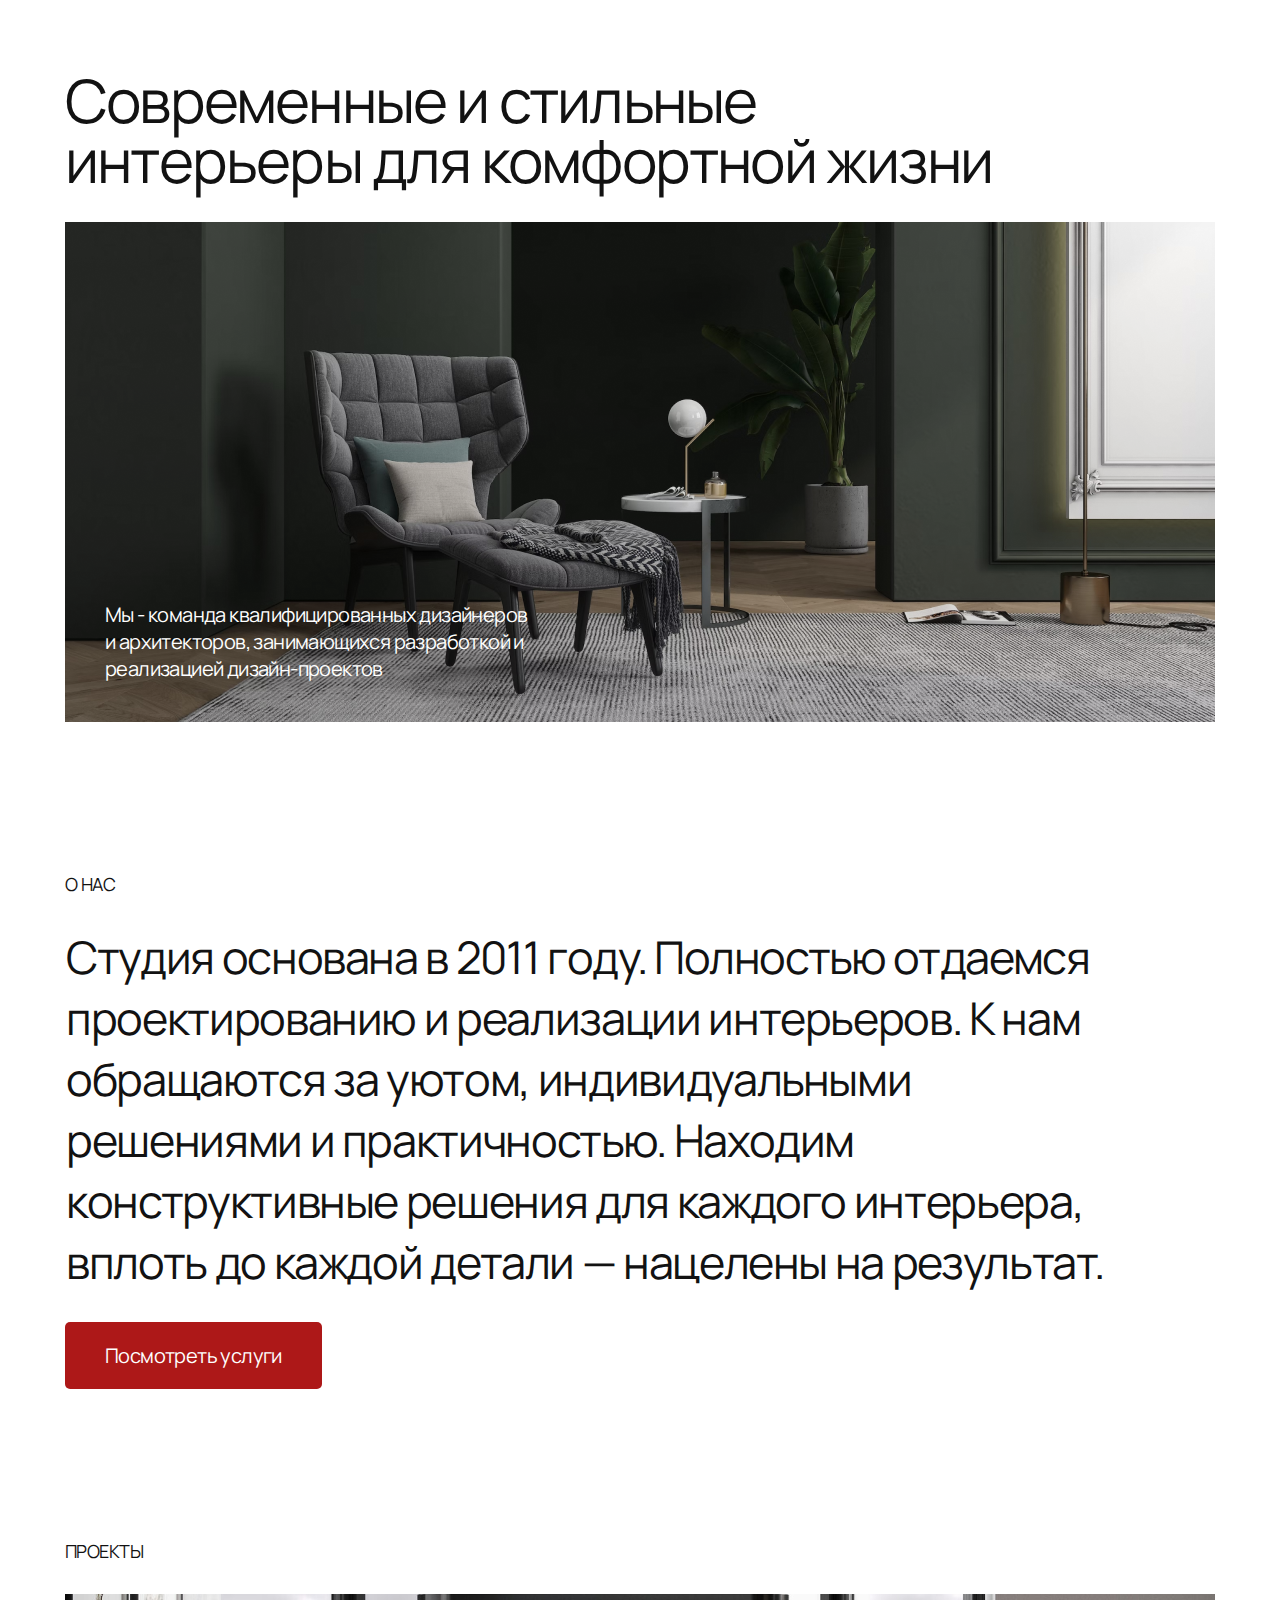
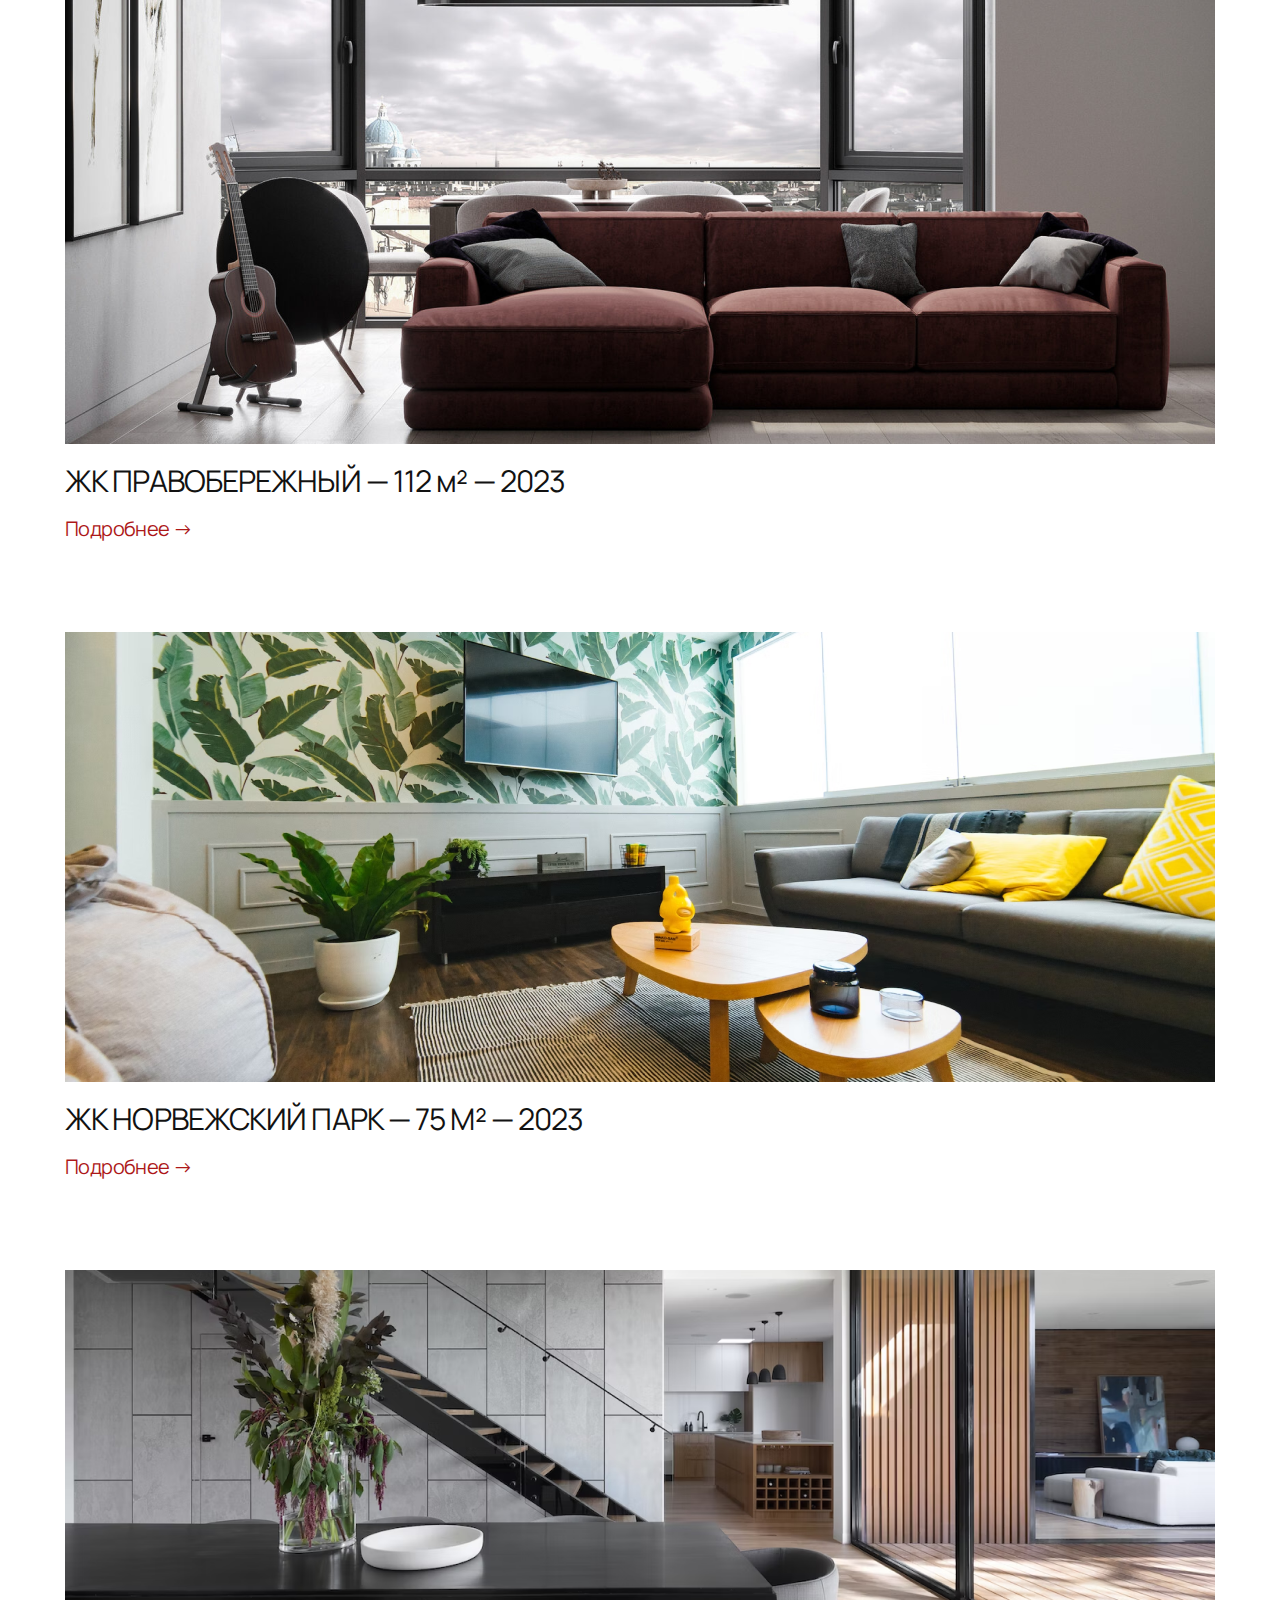
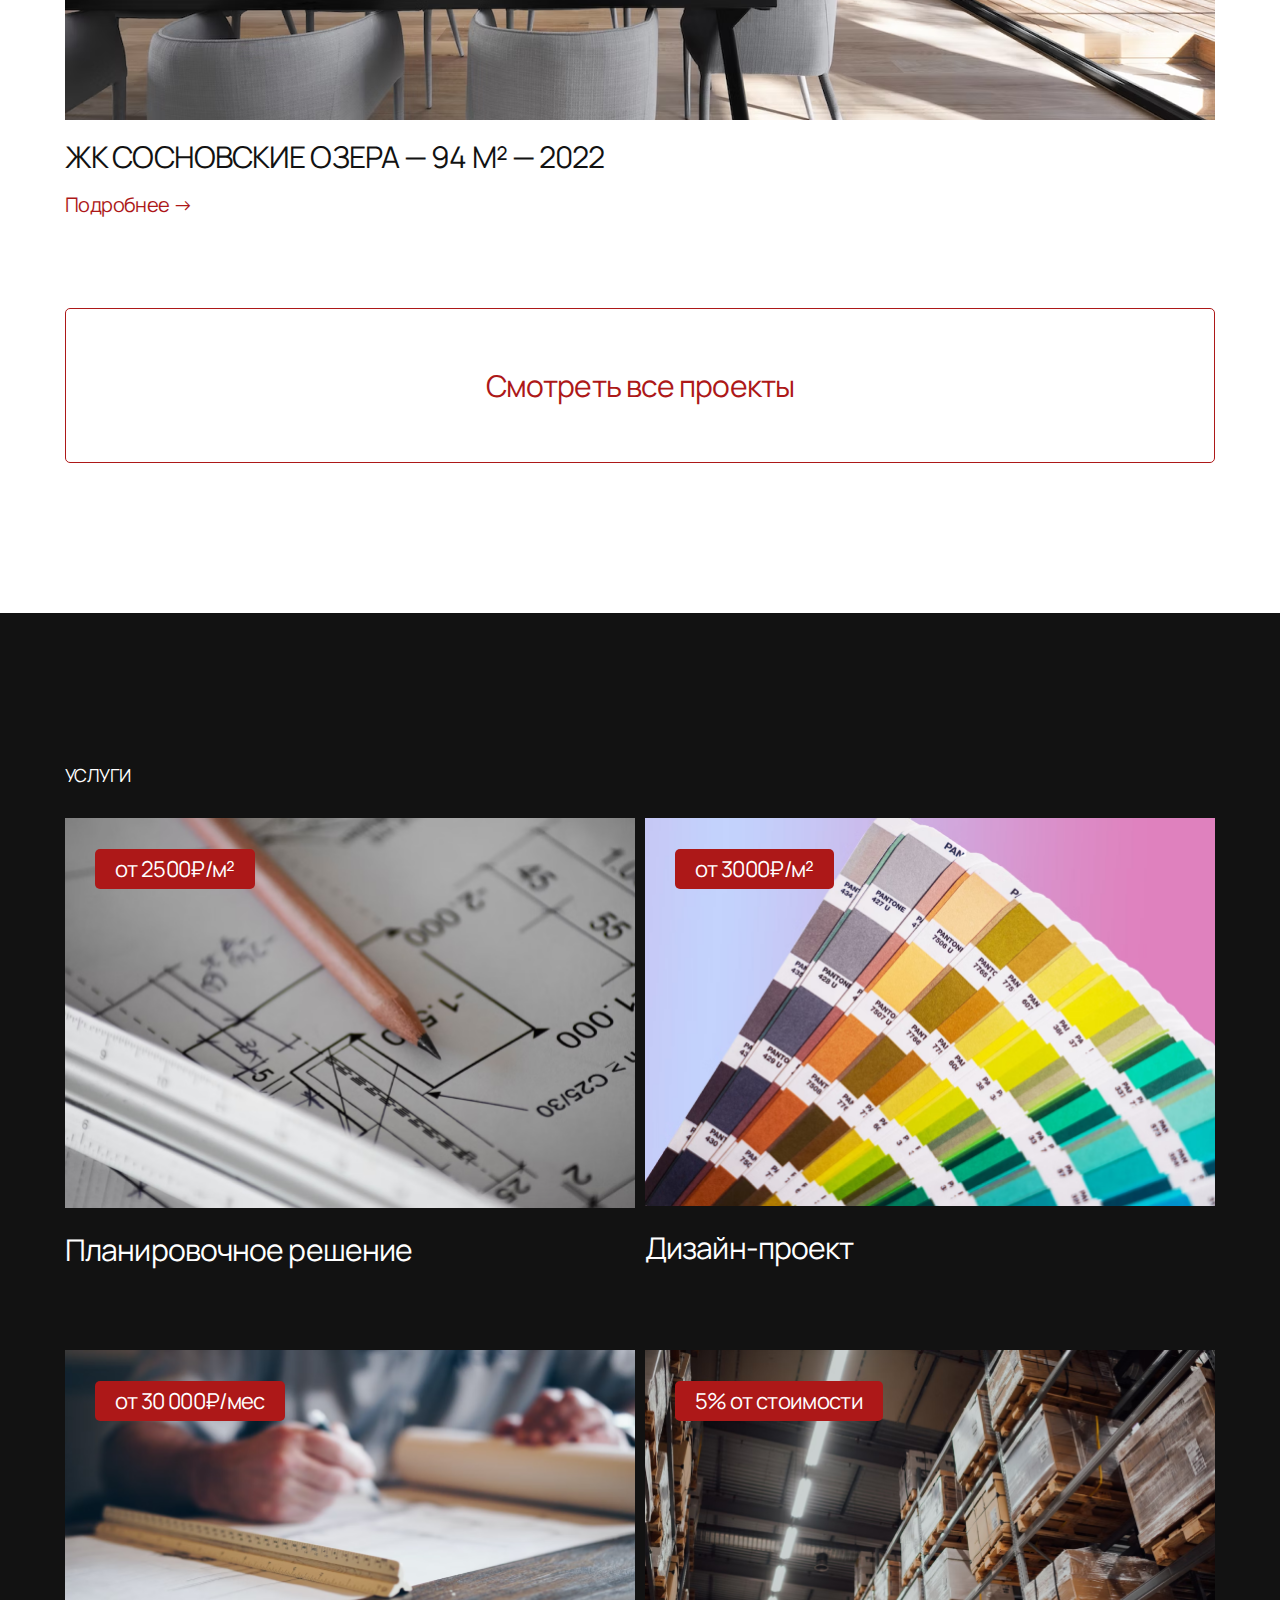
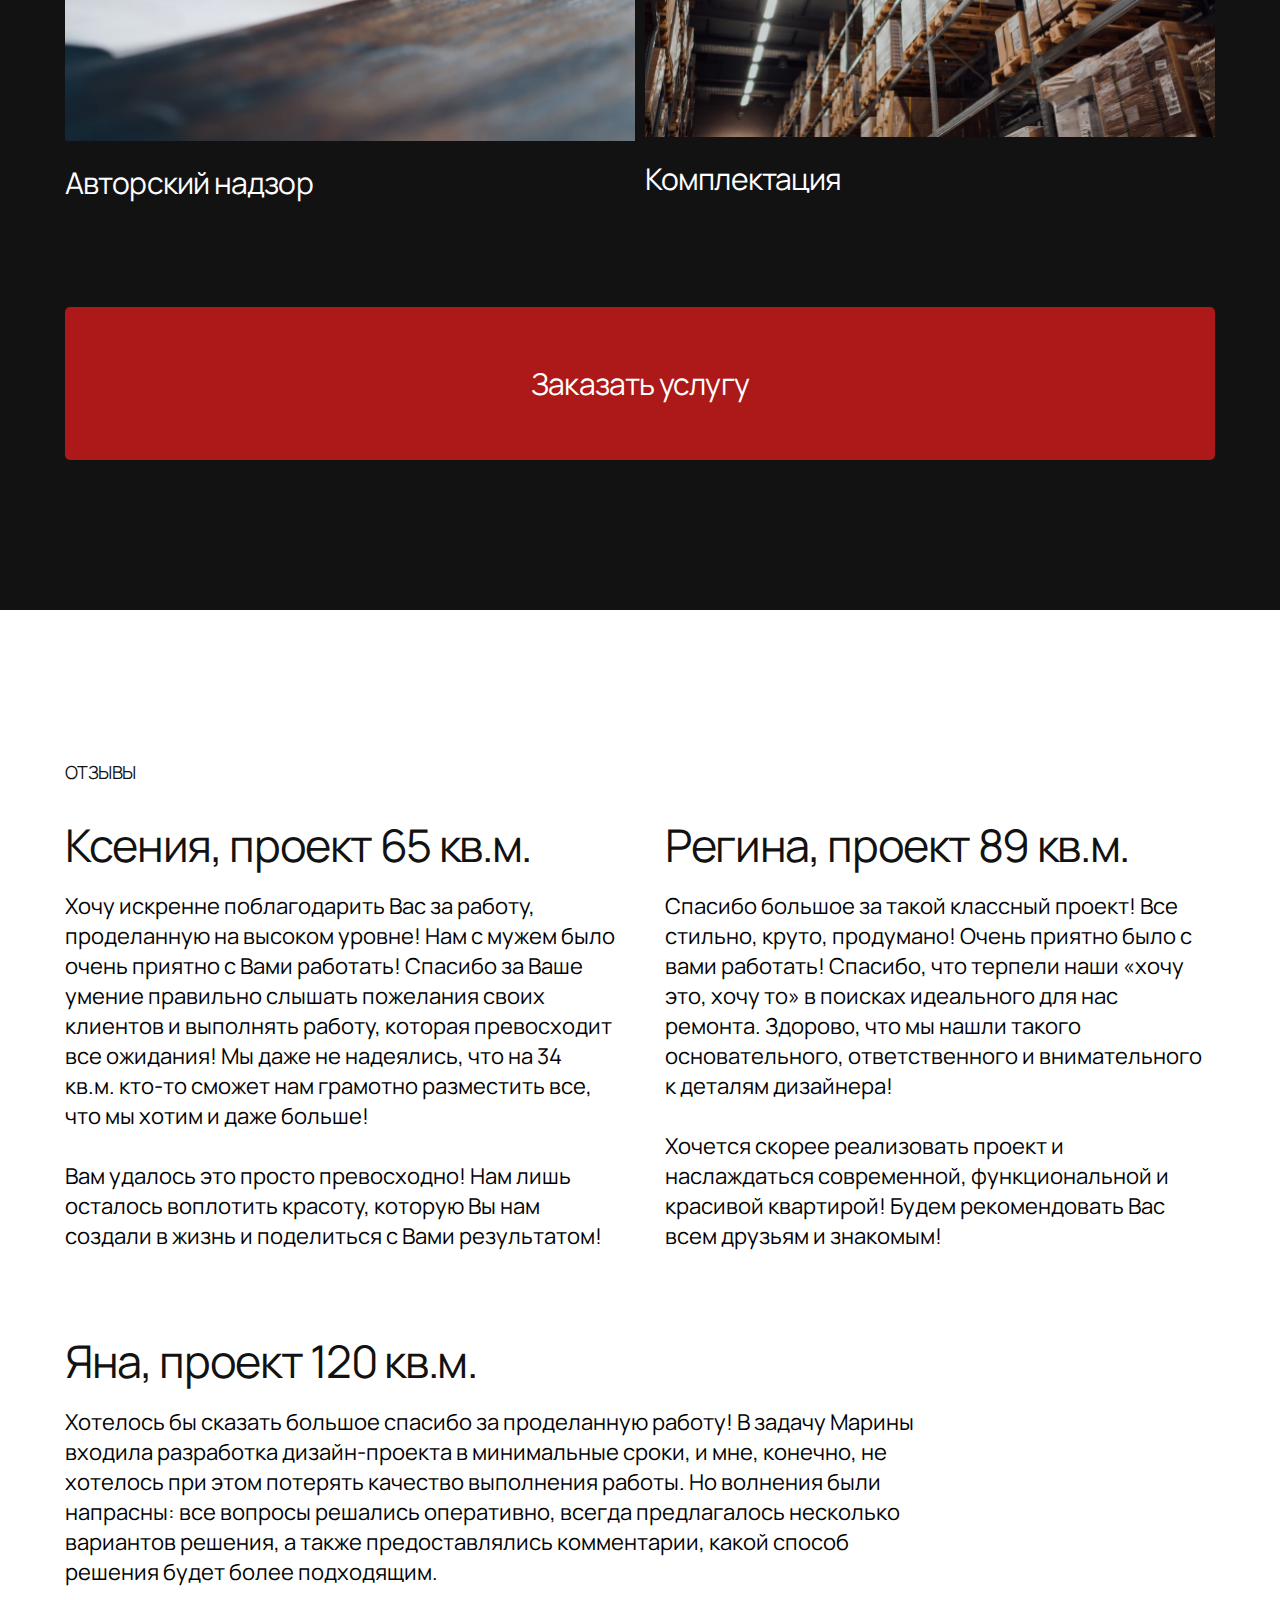
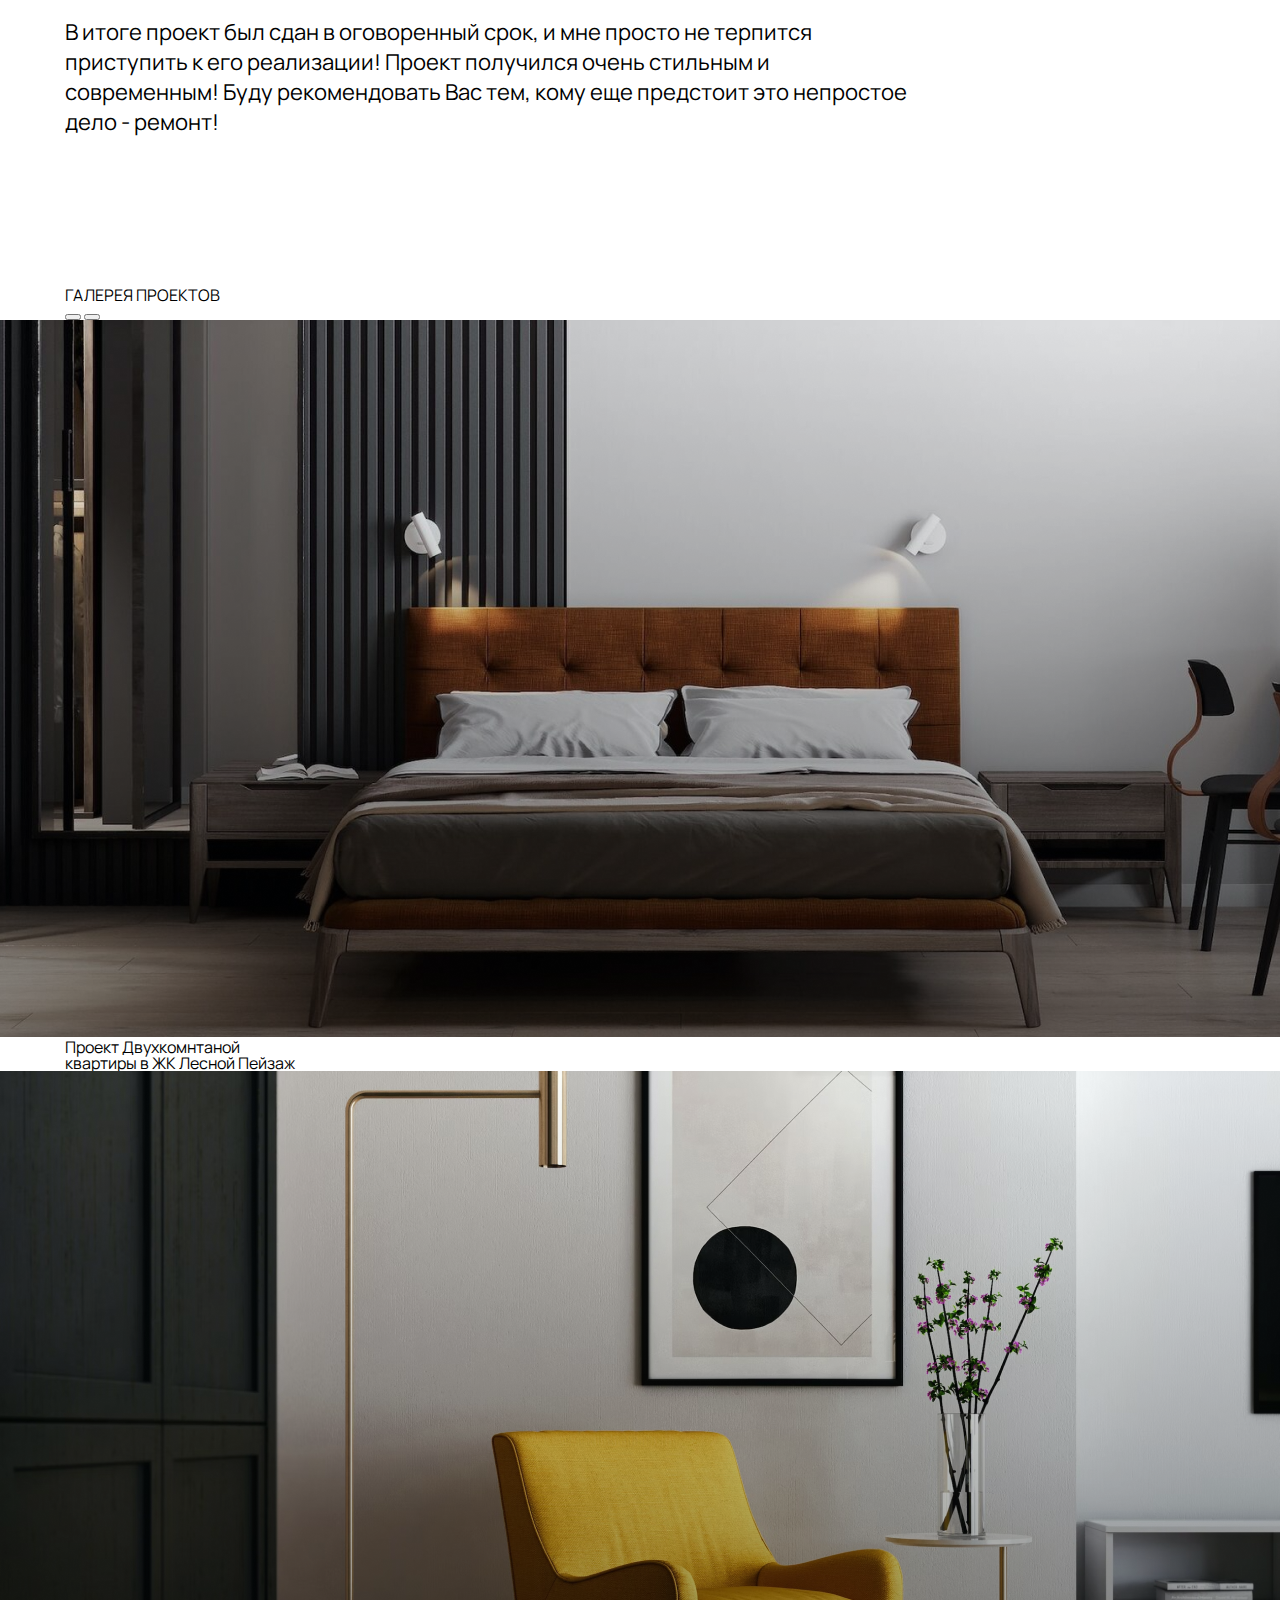
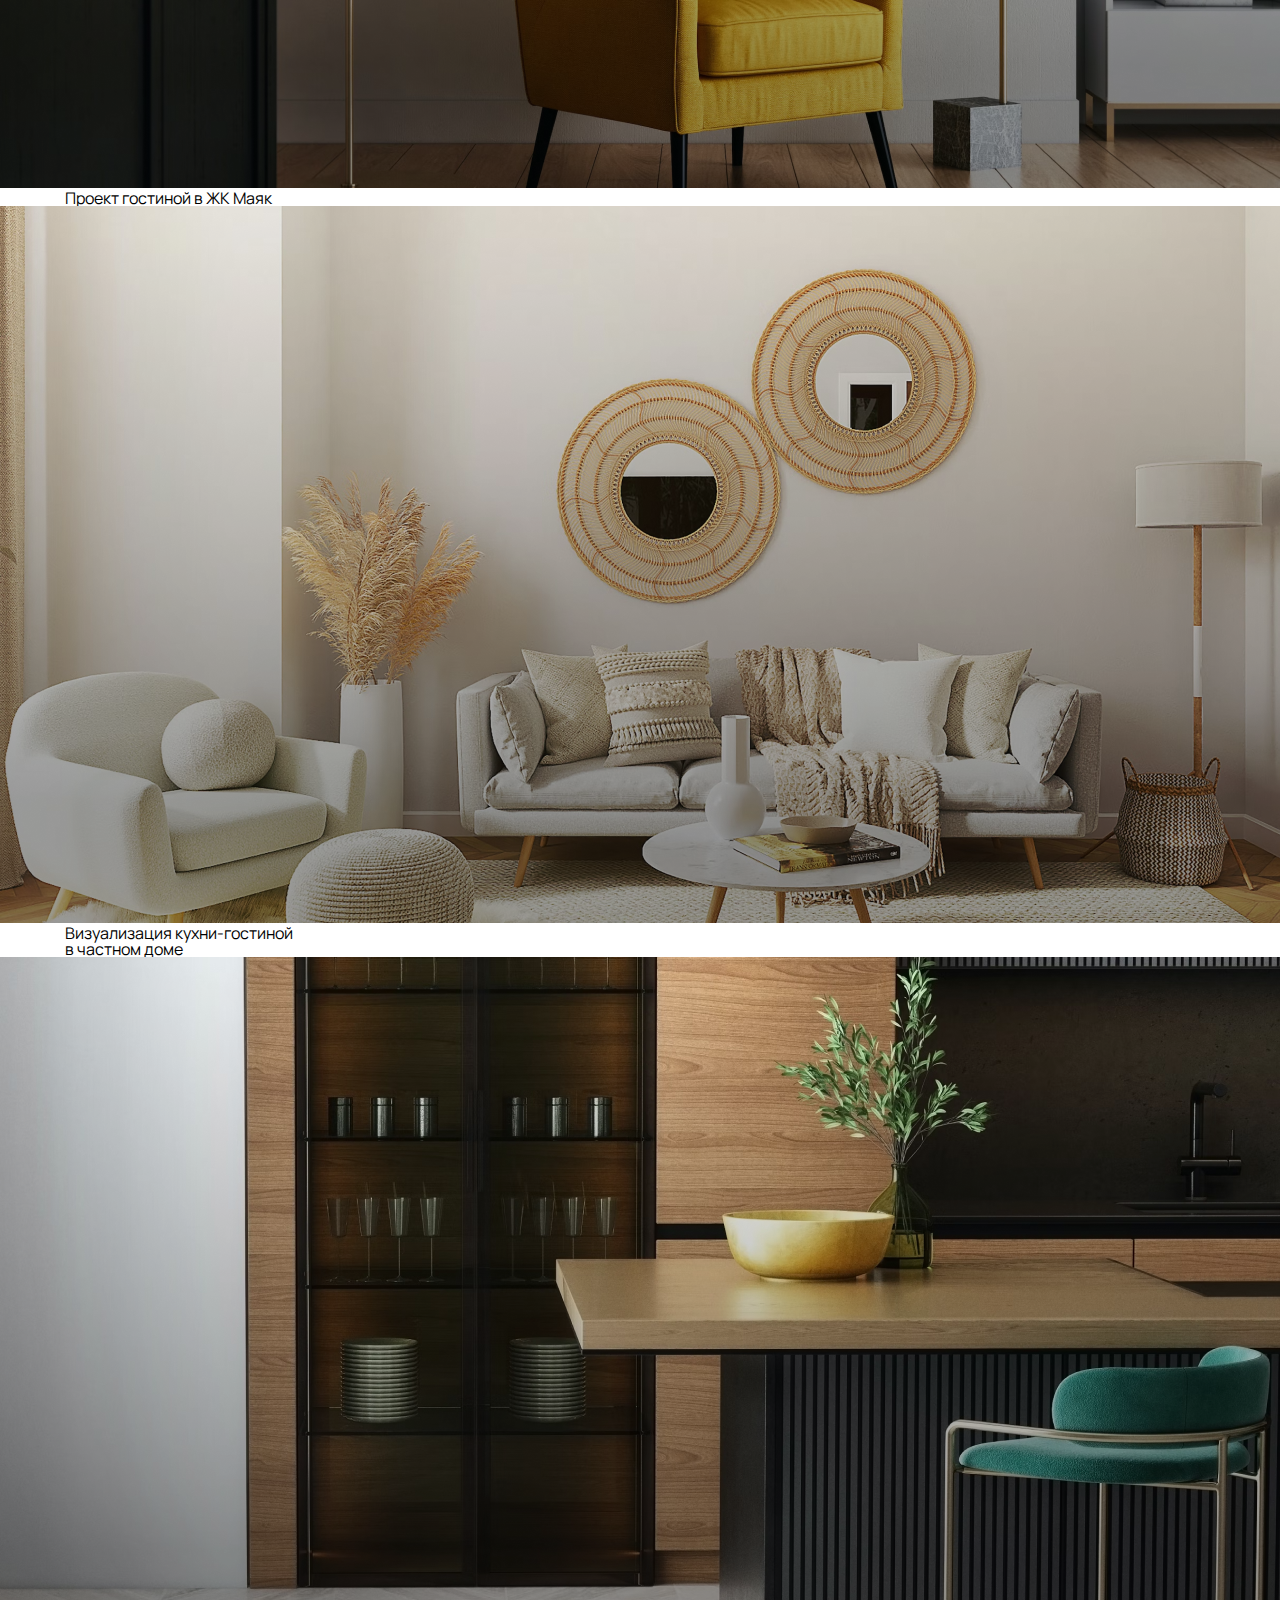
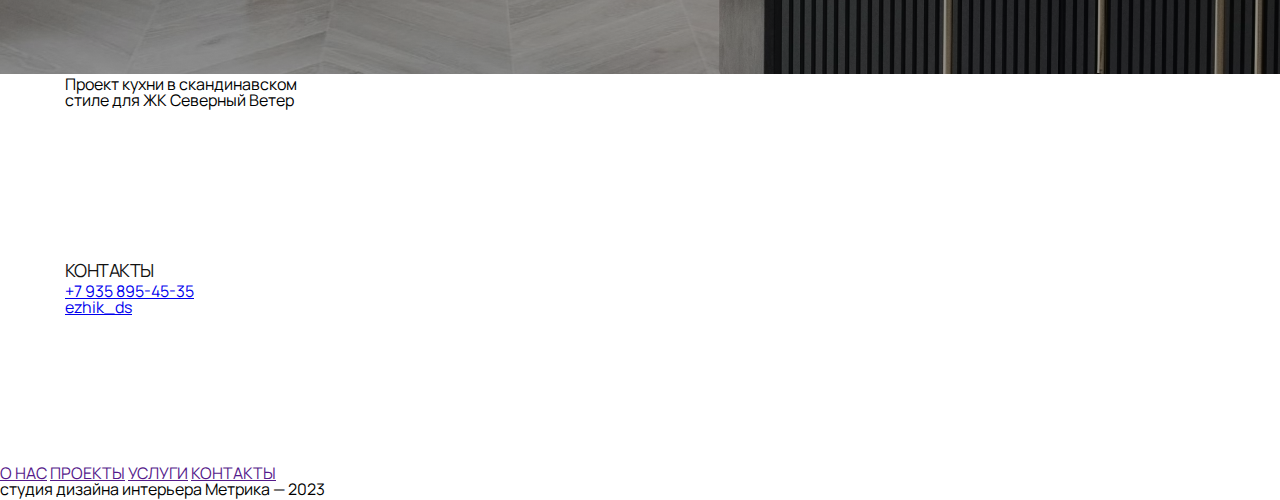
<file: index.html>
<!DOCTYPE html>
<html lang="en">
  <head>
    <meta charset="UTF-8" />
    <title>Метрика</title>
    <link rel="icon" href="./resources/Метрика.png" type="image/png" />
    <link rel="preconnect" href="https://fonts.googleapis.com" />
    <link rel="preconnect" href="https://fonts.gstatic.com" crossorigin />
    <link
      href="https://fonts.googleapis.com/css2?family=Manrope&display=swap"
      rel="stylesheet"
    />
    <link rel="stylesheet" href="styles/reset.css" />
    <link rel="stylesheet" href="styles/style.css" />
    <meta name="viewport" content="width=device-width, initial-scale=1.0" />
  </head>
  <body>
    <main>
      
      <div class="container">
        <div class="main__inner">
          <section class="interior">
            <h1>Современные и стильные <br />интерьеры для комфортной жизни</h1>
            <div class="interior__img">
              <p>
                Мы - команда квалифицированных дизайнеров и архитекторов,
                занимающихся разработкой и реализацией дизайн-проектов
              </p>
            </div>
          </section>

          <section id="about-us" class="about-us">
            <h2>О НАС</h2>
            <p>
              Студия основана в 2011 году. Полностью отдаемся проектированию и
              реализации интерьеров. К нам обращаются за уютом, индивидуальными
              решениями и практичностью. Находим конструктивные решения для
              каждого интерьера, вплоть до каждой детали — нацелены на
              результат.
            </p>
            <a class="btn_services">Посмотреть услуги</a>
          </section>

          <section id="projects" class="projects">
            <h2>ПРОЕКТЫ</h2>
            <ul>
              <li class="project__item">
                <picture>
                  <source
                    media="(max-width: 767px)"
                    srcset="resources/right-bank-phone.png"
                  />
                  <source
                    media="(max-width: 1199px)"
                    srcset="resources/right-bank-tablet.png"
                  />
                  <img
                    src="./resources/right-bank.png"
                    alt="красный диван с гитарой"
                  />
                </picture>
                <h3>ЖК ПРАВОБЕРЕЖНЫЙ — 112 м² — 2023</h3>
                <a>Подробнее →</a>
              </li>
              <li class="project__item">
                <picture>
                  <source
                    srcset="./resources/norwegian-phone.png"
                    media="(max-width: 767px)"
                  />
                  <source
                    srcset="./resources/norwegian-tablet.png"
                    media="(max-width: 1199px)"
                  />
                  <img
                    src="./resources/norwegian.png"
                    alt="серый диван с желтым столиком и желтыми подушками"
                  />
                </picture>
                <h3>ЖК НОРВЕЖСКИЙ ПАРК — 75 М² — 2023</h3>
                <a>Подробнее →</a>
              </li>
              <li class="project__item">
                <picture>
                  <source
                    srcset="./resources/lakes-phone.png"
                    media="(max-width: 767px)"
                  />
                  <source
                    srcset="./resources/lakes-tablet.png"
                    media="(max-width: 1199px)"
                  />
                  <img
                    src="./resources/lakes.png"
                    alt="черный стол с серыми стульями"
                  />
                </picture>
                <h3>ЖК СОСНОВСКИЕ ОЗЕРА — 94 М² — 2022</h3>
                <a>Подробнее →</a>
              </li>
            </ul>
            <a class="btn_all_projects">Смотреть все проекты</a>
          </section>
        </div>
      </div>

      <section id="services" class="services">
        <div class="service__wrapper">
          <h2>УСЛУГИ</h2>

          <ul class="service__list">
            <li class="service__item">
              <img
                src="./resources/project-scheme.png"
                alt="карандаш, линейка на схеме проекта"
              />
              <p>от 2500₽/м²</p>
              <h3>Планировочное решение</h3>
            </li>
            <li class="service__item">
              <img
                src="./resources/design-project.png"
                alt="примеры цветов для проекта"
              />
              <p>от 3000₽/м²</p>
              <h3>Дизайн-проект</h3>
            </li>
            <li class="service__item">
              <img
                src="./resources/author.png"
                alt="дизайнер инспектирует проект"
              />
              <p>от 30 000₽/мес</p>
              <h3>Авторский надзор</h3>
            </li>
            <li class="service__item">
              <img src="./resources/stock.png" alt="склад" />
              <p>5% от стоимости</p>
              <h3>Комплектация</h3>
            </li>
          </ul>

          <a class="btn_order_service">Заказать услугу</a>
        </div>
      </section>

      <div class="container">
        <section class="reviews">
          <h2>ОТЗЫВЫ</h2>
          <div class="reviews_inner">
            <div class="review">
              <h4>Ксения, проект 65 кв.м.</h4>
              <div class="review__text">
                <p>
                  Хочу искренне поблагодарить Вас за работу, проделанную на
                  высоком уровне! Нам с мужем было очень приятно с Вами работать!
                  Спасибо за Ваше умение правильно слышать пожелания своих
                  клиентов и выполнять работу, которая превосходит все ожидания!
                  Мы даже не надеялись, что на 34 кв.м. кто-то сможет нам грамотно
                  разместить все, что мы хотим и даже больше!
                  <br /><br />
                  Вам удалось это просто превосходно! Нам лишь осталось воплотить
                  красоту, которую Вы нам создали в жизнь и поделиться с Вами
                  результатом!
                </p>
              </div>
            </div>
            <div class="review">
              <h4>Регина, проект 89 кв.м.</h4>
              <div class="review__text">
                <p>
                  Спасибо большое за такой классный проект! Все стильно, круто,
                  продумано! Очень приятно было с вами работать! Спасибо, что
                  терпели наши «хочу это, хочу то» в поисках идеального для нас
                  ремонта. Здорово, что мы нашли такого основательного,
                  ответственного и внимательного к деталям дизайнера!
                  <br /><br />
                  Хочется скорее реализовать проект и наслаждаться современной,
                  функциональной и красивой квартирой! Будем рекомендовать Вас
                  всем друзьям и знакомым!
                </p>
              </div>
            </div>
            <div class="review">
              <h4>Яна, проект 120 кв.м.</h4>
              <div class="review__text">
                <p>
                  Хотелось бы сказать большое спасибо за проделанную работу! В
                  задачу Марины входила разработка дизайн-проекта в минимальные
                  сроки, и мне, конечно, не хотелось при этом потерять качество
                  выполнения работы. Но волнения были напрасны: все вопросы
                  решались оперативно, всегда предлагалось несколько вариантов
                  решения, а также предоставлялись комментарии, какой способ
                  решения будет более подходящим.
                  <br /><br />
                  В итоге проект был сдан в оговоренный срок, и мне просто не
                  терпится приступить к его реализации! Проект получился очень
                  стильным и современным! Буду рекомендовать Вас тем, кому еще
                  предстоит это непростое дело - ремонт!
                </p>
              </div>
            </div>
          </div>
        </section>
        
      </div>
      <section class="section-full">
        <div class="gallery">
          <div class="container">
            <p class="gallery__title">ГАЛЕРЕЯ ПРОЕКТОВ</p>
            <div class="gallery__controls">
              <button class="gallery__prev"></button>
              <button class="gallery__next"></button>
            </div>
          </div>

          <div class="gallery__slide gallery__slide-active">
            <img class="gallery__image" src="./resources/forest-landscape.png" />
            <div class="container">
              <p class="gallery__text">
                Проект Двухкомнтаной<br />
                квартиры в ЖК Лесной Пейзаж
              </p>
            </div>
          </div>
          <div class="gallery__slide">
            <img class="gallery__image" src="./resources/lighthouse.png" />
            <div class="container">
              <p class="gallery__text">Проект гостиной в ЖК Маяк</p>
            </div>
          </div>
          <div class="gallery__slide">
            <img
              class="gallery__image"
              src="./resources/kitchen-living-room.png"
            />
            <div class="container">
              <p class="gallery__text">
                Визуализация кухни-гостиной <br />
                в частном доме
              </p>
            </div>
          </div>
          <div class="gallery__slide">
            <img class="gallery__image" src="./resources/north-wind.png" />
            <div class="container">
              <p class="gallery__text">
                Проект кухни в скандинавском <br />
                стиле для ЖК Северный Ветер
              </p>
            </div>
          </div>
        </div>
      </section>
      <section class="contacts">
        <div class="container">
          <h2>КОНТАКТЫ</h2>
          <div class="contacts__block">
            <a href="tel:+79358954535" class="contacts__phone"
              >+7 935 895-45-35</a
            >
            <div class="contacts__mail">
              <a
                href="https://t.me/ezhik_ds"
                class="contacts__link"
                target="_blank"
                >ezhik_ds</a
              >
            </div>
          </div>
        </div>
      </section>
    </main>
    <footer class="container-black">
      <nav class="footernav">
        <a href="" class="footernav__link">О НАС</a>
        <a href="" class="footernav__link">ПРОЕКТЫ</a>
        <a href="" class="footernav__link">УСЛУГИ</a>
        <a href="" class="footernav__link">КОНТАКТЫ</a>
      </nav>
      <p class="footer__title">студия дизайна интерьера Метрика — 2023</p>
    </footer>

    <script src="./gallery.js"></script>
  </body>
</html>
</file>
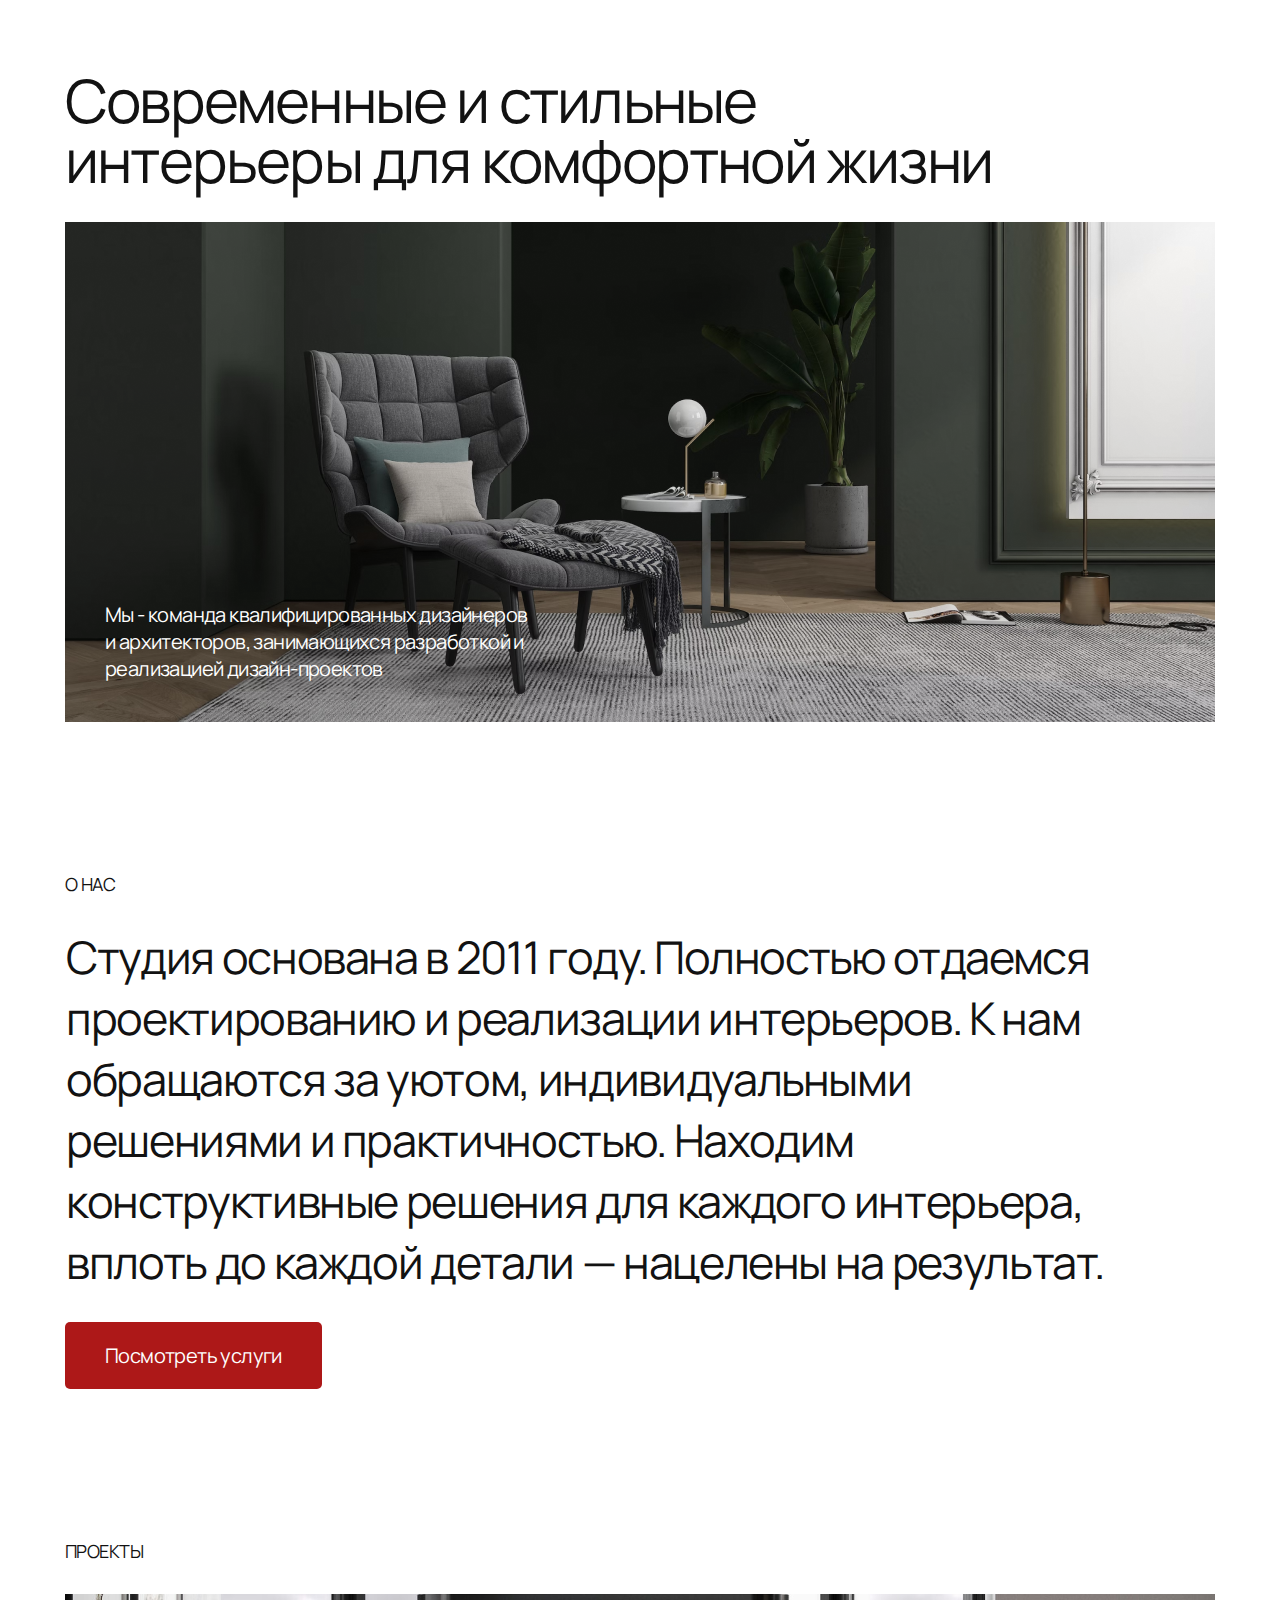
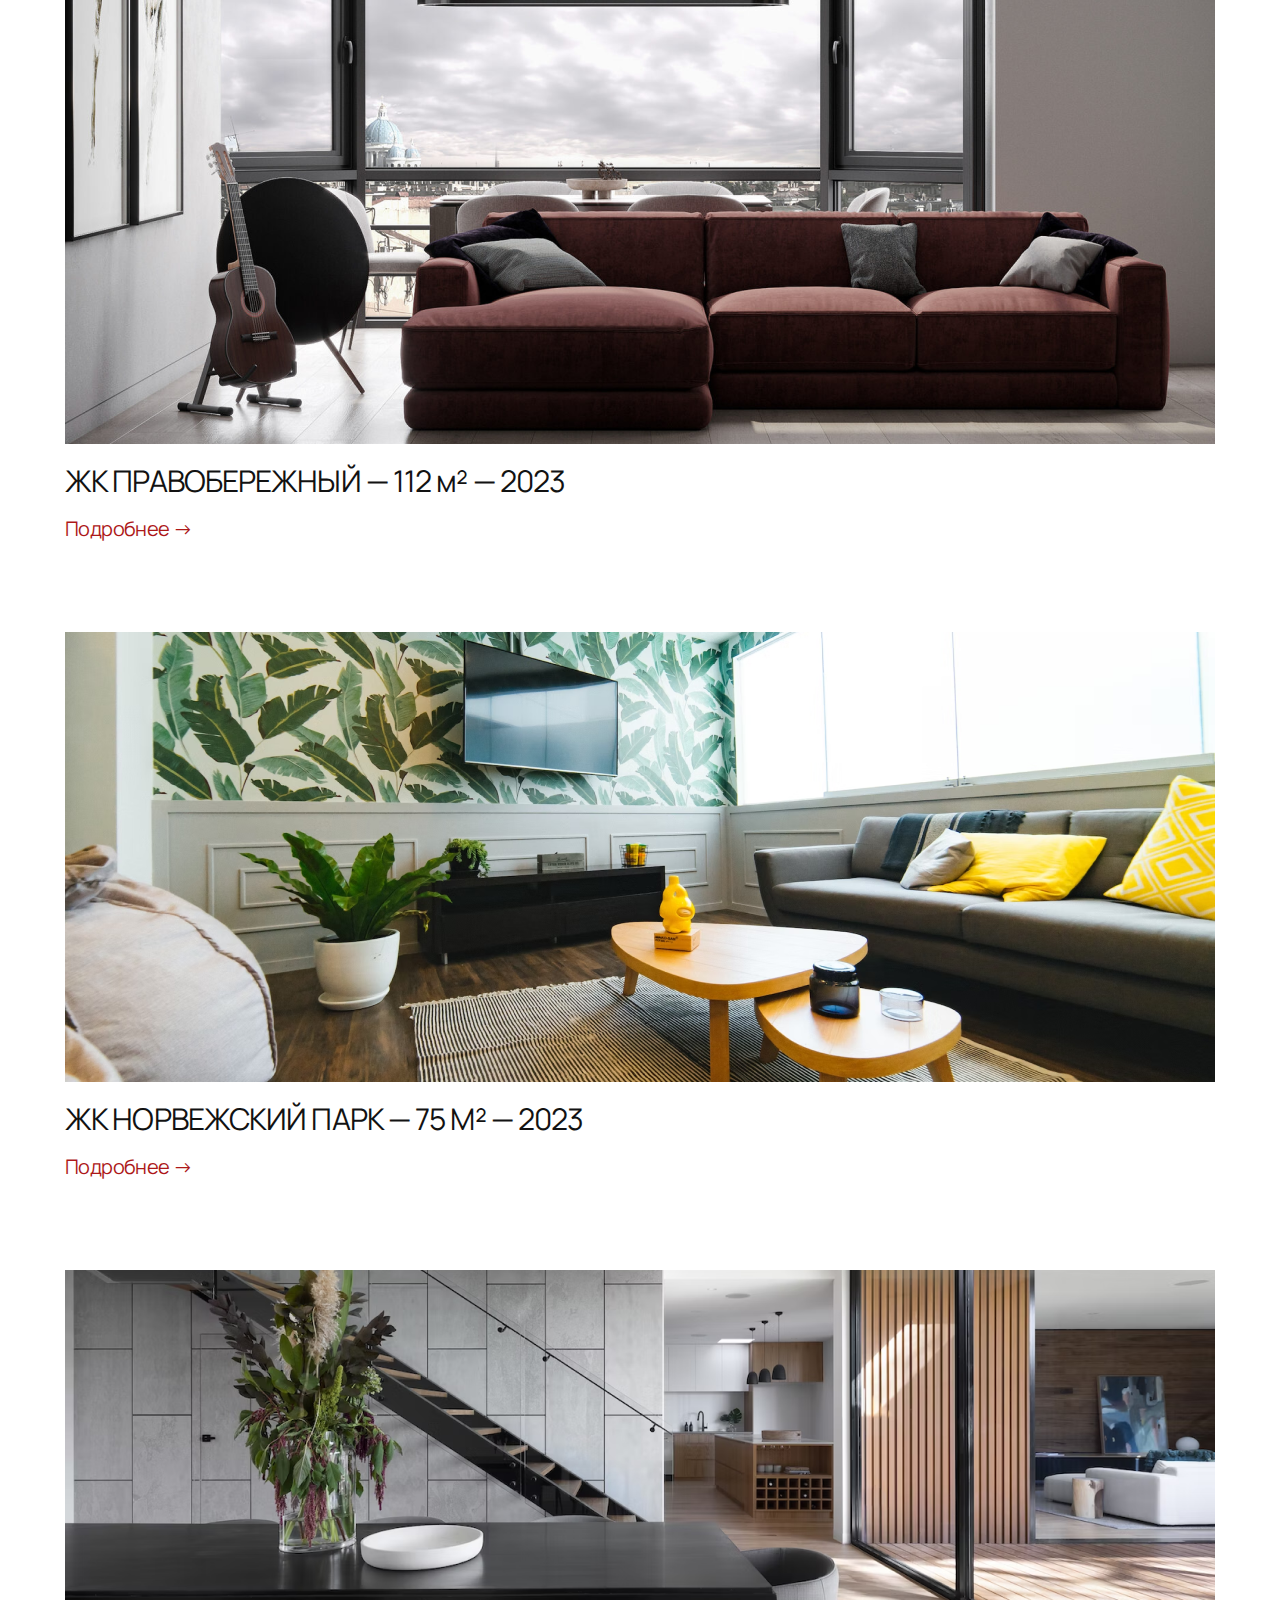
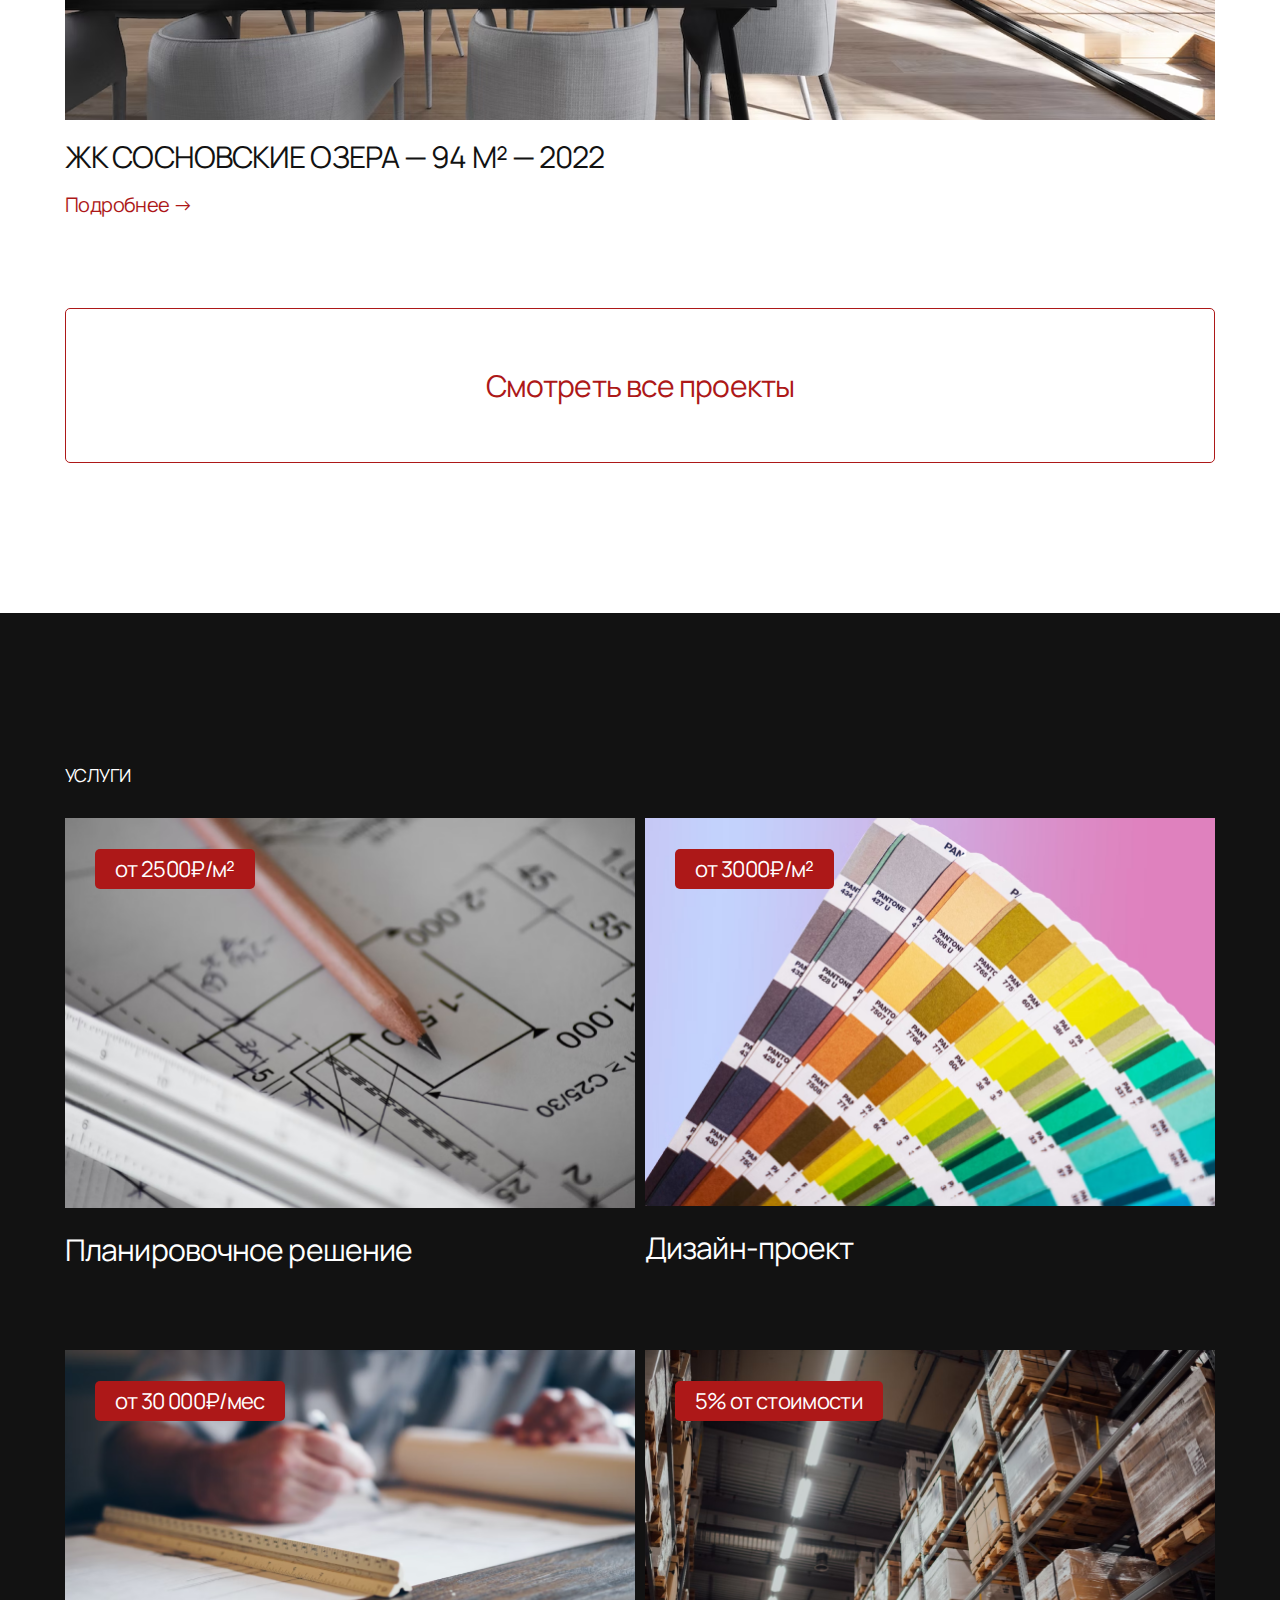
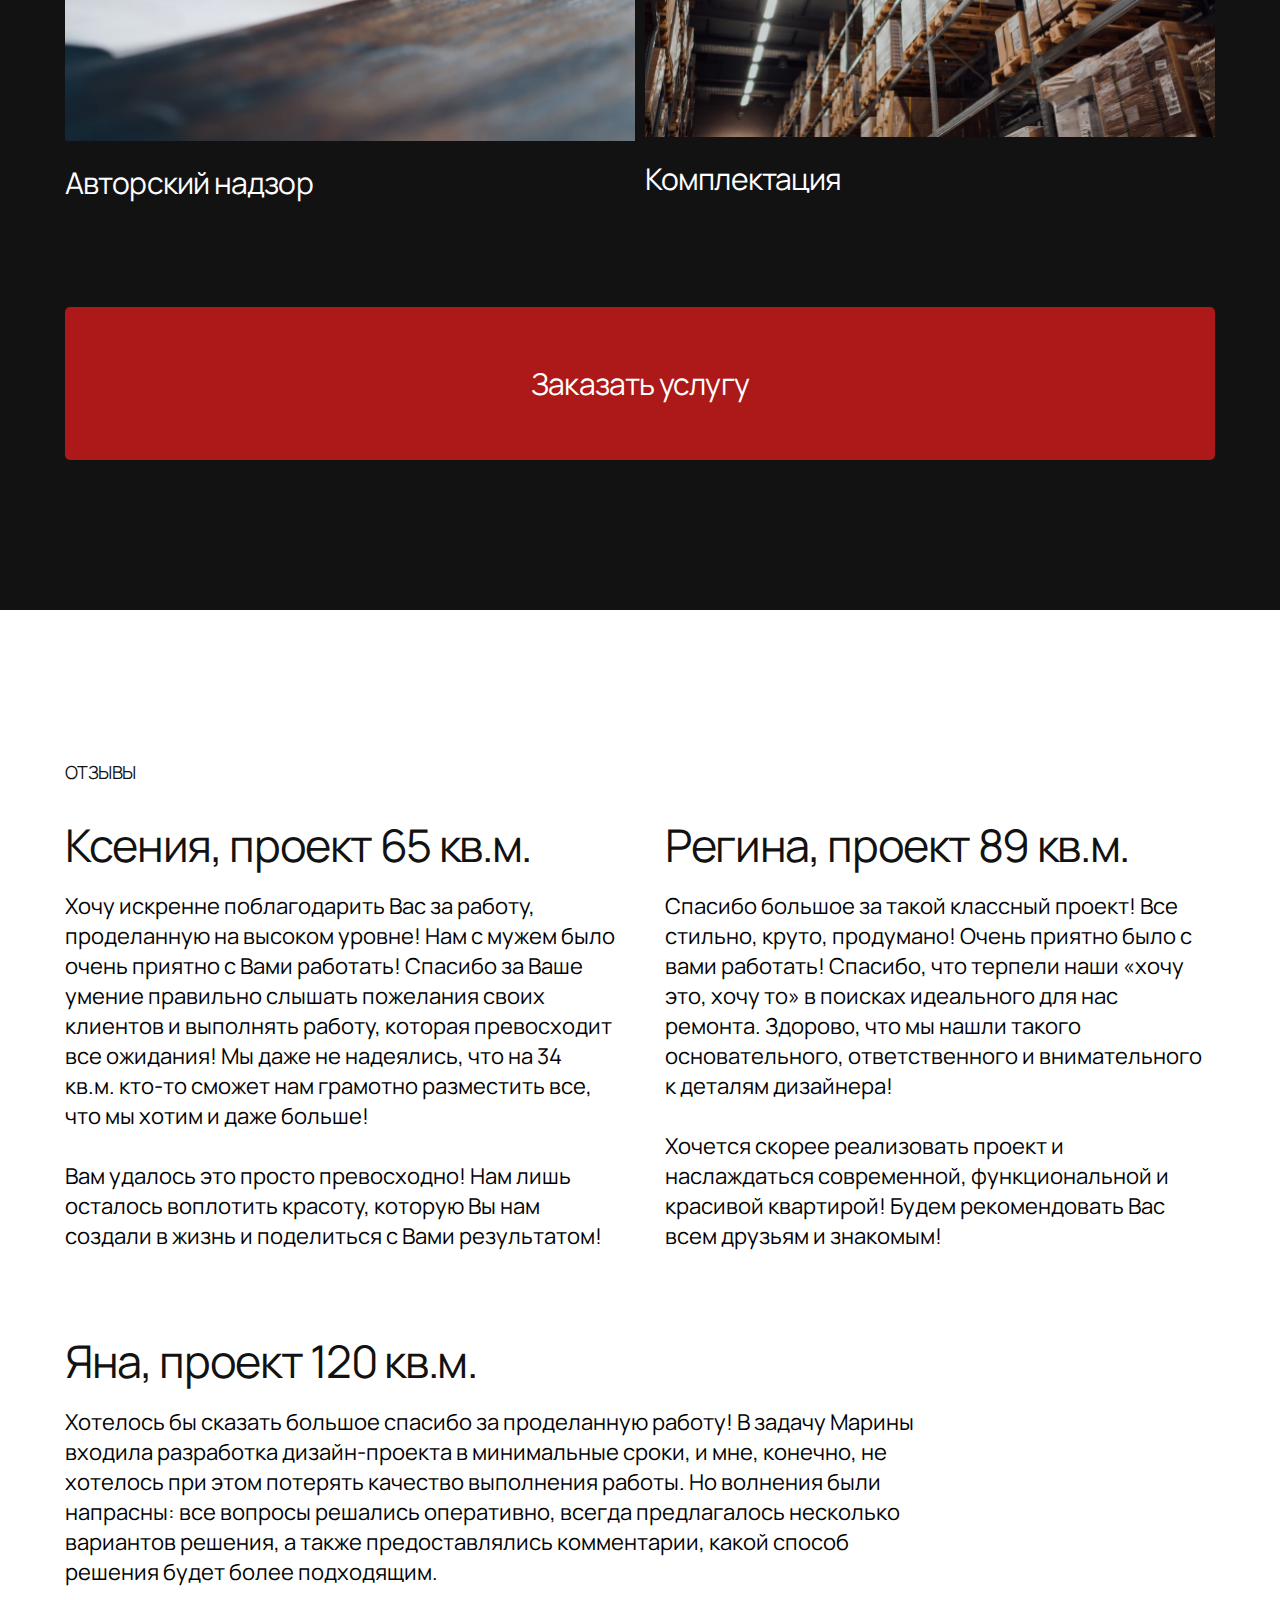
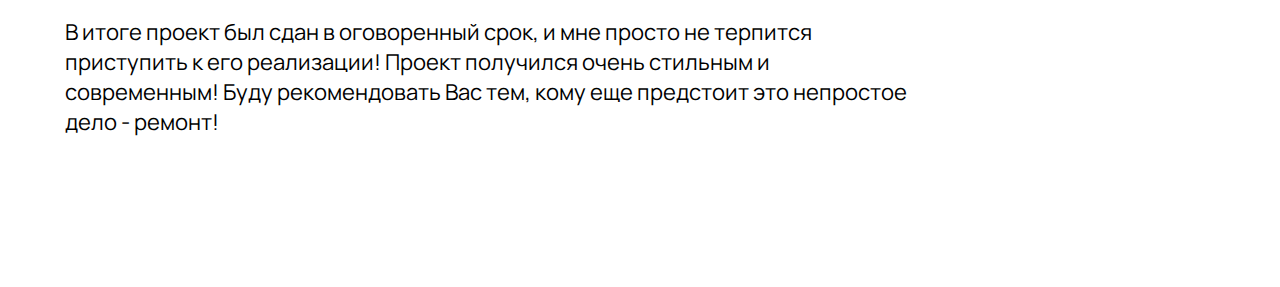
<file: metrika-adaptive-draft/index.html>
<!DOCTYPE html>
<html lang="en">
  <head>
    <meta charset="UTF-8" />
    <title>Метрика</title>
    <link rel="icon" href="./resources/Метрика.png" type="image/png" />
    <link rel="preconnect" href="https://fonts.googleapis.com" />
    <link rel="preconnect" href="https://fonts.gstatic.com" crossorigin />
    <link
      href="https://fonts.googleapis.com/css2?family=Manrope&display=swap"
      rel="stylesheet"
    />
    <link rel="stylesheet" href="styles/reset.css" />
    <link rel="stylesheet" href="styles/style.css" />
    <meta name="viewport" content="width=device-width, initial-scale=1.0" />
  </head>
  <body>
    <main>
      
      <div class="container">
        <div class="main__inner">
          <section class="interior">
            <h1>Современные и стильные <br />интерьеры для комфортной жизни</h1>
            <div class="interior__img">
              <p>
                Мы - команда квалифицированных дизайнеров и архитекторов,
                занимающихся разработкой и реализацией дизайн-проектов
              </p>
            </div>
          </section>

          <section id="about-us" class="about-us">
            <h2>О НАС</h2>
            <p>
              Студия основана в 2011 году. Полностью отдаемся проектированию и
              реализации интерьеров. К нам обращаются за уютом, индивидуальными
              решениями и практичностью. Находим конструктивные решения для
              каждого интерьера, вплоть до каждой детали — нацелены на
              результат.
            </p>
            <a class="btn_services">Посмотреть услуги</a>
          </section>

          <section id="projects" class="projects">
            <h2>ПРОЕКТЫ</h2>
            <ul>
              <li class="project__item">
                <picture>
                  <source
                    media="(max-width: 767px)"
                    srcset="resources/right-bank-phone.png"
                  />
                  <source
                    media="(max-width: 1199px)"
                    srcset="resources/right-bank-tablet.png"
                  />
                  <img
                    src="./resources/right-bank.png"
                    alt="красный диван с гитарой"
                  />
                </picture>
                <h3>ЖК ПРАВОБЕРЕЖНЫЙ — 112 м² — 2023</h3>
                <a>Подробнее →</a>
              </li>
              <li class="project__item">
                <picture>
                  <source
                    srcset="./resources/norwegian-phone.png"
                    media="(max-width: 767px)"
                  />
                  <source
                    srcset="./resources/norwegian-tablet.png"
                    media="(max-width: 1199px)"
                  />
                  <img
                    src="./resources/norwegian.png"
                    alt="серый диван с желтым столиком и желтыми подушками"
                  />
                </picture>
                <h3>ЖК НОРВЕЖСКИЙ ПАРК — 75 М² — 2023</h3>
                <a>Подробнее →</a>
              </li>
              <li class="project__item">
                <picture>
                  <source
                    srcset="./resources/lakes-phone.png"
                    media="(max-width: 767px)"
                  />
                  <source
                    srcset="./resources/lakes-tablet.png"
                    media="(max-width: 1199px)"
                  />
                  <img
                    src="./resources/lakes.png"
                    alt="черный стол с серыми стульями"
                  />
                </picture>
                <h3>ЖК СОСНОВСКИЕ ОЗЕРА — 94 М² — 2022</h3>
                <a>Подробнее →</a>
              </li>
            </ul>
            <a class="btn_all_projects">Смотреть все проекты</a>
          </section>
        </div>
      </div>

      <section id="services" class="services">
        <div class="service__wrapper">
          <h2>УСЛУГИ</h2>

          <ul class="service__list">
            <li class="service__item">
              <img
                src="./resources/project-scheme.png"
                alt="карандаш, линейка на схеме проекта"
              />
              <p>от 2500₽/м²</p>
              <h3>Планировочное решение</h3>
            </li>
            <li class="service__item">
              <img
                src="./resources/design-project.png"
                alt="примеры цветов для проекта"
              />
              <p>от 3000₽/м²</p>
              <h3>Дизайн-проект</h3>
            </li>
            <li class="service__item">
              <img
                src="./resources/author.png"
                alt="дизайнер инспектирует проект"
              />
              <p>от 30 000₽/мес</p>
              <h3>Авторский надзор</h3>
            </li>
            <li class="service__item">
              <img src="./resources/stock.png" alt="склад" />
              <p>5% от стоимости</p>
              <h3>Комплектация</h3>
            </li>
          </ul>

          <a class="btn_order_service">Заказать услугу</a>
        </div>
      </section>

      <div class="container">
        <section class="reviews">
          <h2>ОТЗЫВЫ</h2>
          <div class="reviews_inner">
            <div class="review">
              <h4>Ксения, проект 65 кв.м.</h4>
              <div class="review__text">
                <p>
                  Хочу искренне поблагодарить Вас за работу, проделанную на
                  высоком уровне! Нам с мужем было очень приятно с Вами работать!
                  Спасибо за Ваше умение правильно слышать пожелания своих
                  клиентов и выполнять работу, которая превосходит все ожидания!
                  Мы даже не надеялись, что на 34 кв.м. кто-то сможет нам грамотно
                  разместить все, что мы хотим и даже больше!
                  <br /><br />
                  Вам удалось это просто превосходно! Нам лишь осталось воплотить
                  красоту, которую Вы нам создали в жизнь и поделиться с Вами
                  результатом!
                </p>
              </div>
            </div>
            <div class="review">
              <h4>Регина, проект 89 кв.м.</h4>
              <div class="review__text">
                <p>
                  Спасибо большое за такой классный проект! Все стильно, круто,
                  продумано! Очень приятно было с вами работать! Спасибо, что
                  терпели наши «хочу это, хочу то» в поисках идеального для нас
                  ремонта. Здорово, что мы нашли такого основательного,
                  ответственного и внимательного к деталям дизайнера!
                  <br /><br />
                  Хочется скорее реализовать проект и наслаждаться современной,
                  функциональной и красивой квартирой! Будем рекомендовать Вас
                  всем друзьям и знакомым!
                </p>
              </div>
            </div>
            <div class="review">
              <h4>Яна, проект 120 кв.м.</h4>
              <div class="review__text">
                <p>
                  Хотелось бы сказать большое спасибо за проделанную работу! В
                  задачу Марины входила разработка дизайн-проекта в минимальные
                  сроки, и мне, конечно, не хотелось при этом потерять качество
                  выполнения работы. Но волнения были напрасны: все вопросы
                  решались оперативно, всегда предлагалось несколько вариантов
                  решения, а также предоставлялись комментарии, какой способ
                  решения будет более подходящим.
                  <br /><br />
                  В итоге проект был сдан в оговоренный срок, и мне просто не
                  терпится приступить к его реализации! Проект получился очень
                  стильным и современным! Буду рекомендовать Вас тем, кому еще
                  предстоит это непростое дело - ремонт!
                </p>
              </div>
            </div>
          </div>
        </section>
      </div>
    </main>
  </body>
</html>
</file>
<file: styles/style.css>
@import "../styles/interior.css";
@import "../styles/aboutus.css";
@import "../styles/projects.css";
@import "../styles/services.css";
@import "../styles/reviews.css";

html {
  scroll-behavior: smooth;
}
body {
  font-family: "Manrope", sans-serif;
  background-color: #ffffff;
}
.container {
  width: 1150px;
  margin: 0 auto;
  background-color: #ffffff;
}
.main__inner {
  padding-top: 70px;
}

section {
  padding-bottom: 150px;
}
h1 {
  font-size: 60px;
  line-height: 60px;
}
h2 {
  font-size: 18px;
  line-height: 25px;
}
h3 {
  font-size: 30px;
  line-height: 41px;
}
h4 {
  font-size: 45px;
  line-height: 61px;
}
h1,
h2,
h3,
h4 {
  font-weight: 400;
  color: #121212;
  letter-spacing: -0.03em;
}

/*Адаптив*/
@media (max-width: 1199px) {
  .container {
    width: 100%;
    margin: 0 auto;
    padding-left: 16px;
    padding-right: 16px;
  }
  section {
    padding-bottom: 120px;
  }

  section:nth-child(3) {
    padding-bottom: 100px;
  }
  
  h1 {
    max-width: 802px;
    font-size: 50px;
  }
  h3 {
    font-size: 25px;
    line-height: 34px;
  }
  h4 {
    font-size: 35px;
    line-height: 48px;
  }
}

@media (max-width: 767px) {
  .container {
    width: 100%;
    margin: 0 auto;
    padding-left: 12px;
    padding-right: 12px;
  }
  .main__inner {
    padding-top: 64.76px;
  }
  section {
    padding-bottom: 80px;
  }
  section:nth-child(3) {
    padding-bottom: 80px;
  }
  
  
  h1 {
    max-width: 100%;
    font-size: 30px;
    line-height: 32px;
  }
  h2 {
    font-size: 14px;
    line-height: 19px;
  }
  h3 {
    font-size: 18px;
    line-height: 25px;
  }
  h4 {
    font-size: 25px;
    line-height: 34px;
  }
}
</file>
<file: metrika-adaptive-draft/styles/style.css>
@import "/styles/interior.css";
@import "/styles/aboutus.css";
@import "/styles/projects.css";
@import "/styles/services.css";
@import "/styles/reviews.css";

html {
  scroll-behavior: smooth;
}
body {
  font-family: "Manrope", sans-serif;
  background-color: #ffffff;
}
.container {
  width: 1150px;
  margin: 0 auto;
  background-color: #ffffff;
}
.main__inner {
  padding-top: 70px;
}

section {
  padding-bottom: 150px;
}
h1 {
  font-size: 60px;
  line-height: 60px;
}
h2 {
  font-size: 18px;
  line-height: 25px;
}
h3 {
  font-size: 30px;
  line-height: 41px;
}
h4 {
  font-size: 45px;
  line-height: 61px;
}
h1,
h2,
h3,
h4 {
  font-weight: 400;
  color: #121212;
  letter-spacing: -0.03em;
}

/*Адаптив*/
@media (max-width: 1199px) {
  .container {
    width: 100%;
    margin: 0 auto;
    padding-left: 16px;
    padding-right: 16px;
  }
  section {
    padding-bottom: 120px;
  }

  section:nth-child(3) {
    padding-bottom: 100px;
  }
  
  h1 {
    max-width: 802px;
    font-size: 50px;
  }
  h3 {
    font-size: 25px;
    line-height: 34px;
  }
  h4 {
    font-size: 35px;
    line-height: 48px;
  }
}

@media (max-width: 767px) {
  .container {
    width: 100%;
    margin: 0 auto;
    padding-left: 12px;
    padding-right: 12px;
  }
  .main__inner {
    padding-top: 64.76px;
  }
  section {
    padding-bottom: 80px;
  }
  section:nth-child(3) {
    padding-bottom: 80px;
  }
  
  
  h1 {
    max-width: 100%;
    font-size: 30px;
    line-height: 32px;
  }
  h2 {
    font-size: 14px;
    line-height: 19px;
  }
  h3 {
    font-size: 18px;
    line-height: 25px;
  }
  h4 {
    font-size: 25px;
    line-height: 34px;
  }
}
</file>
